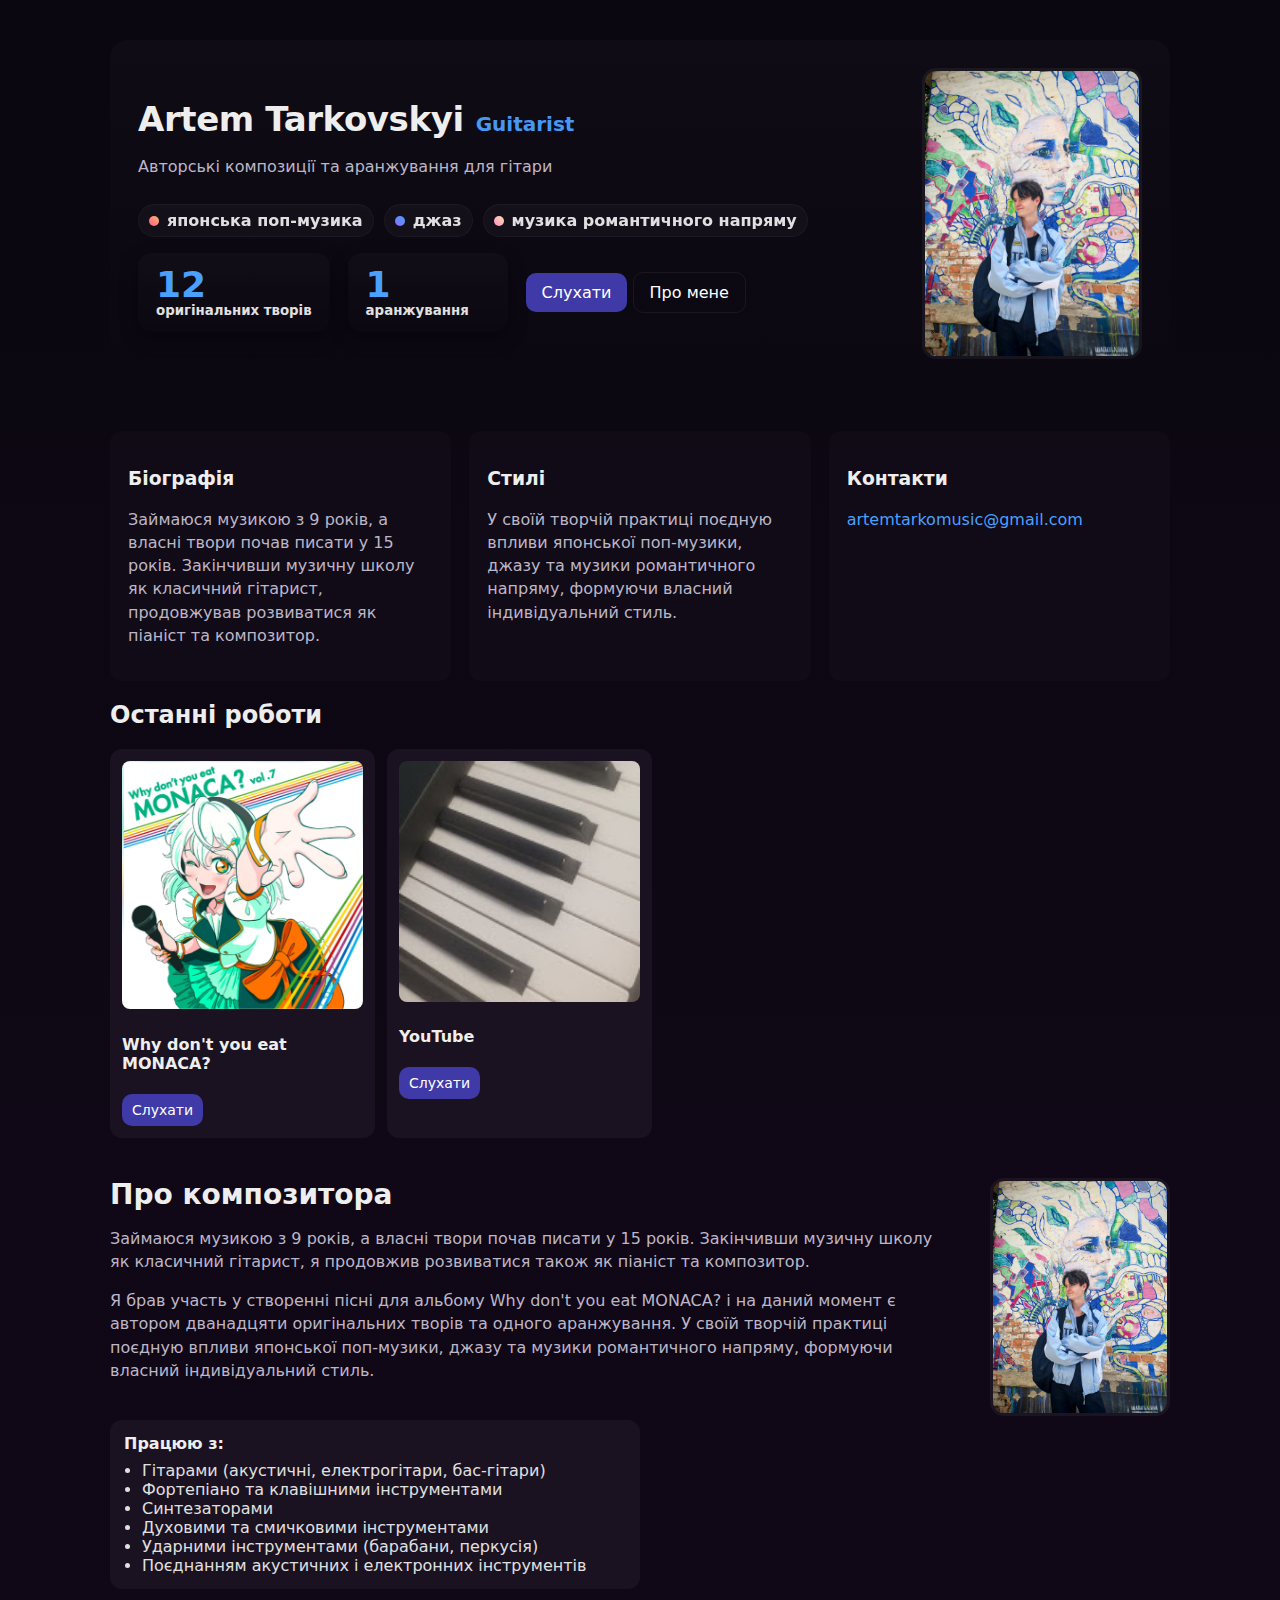
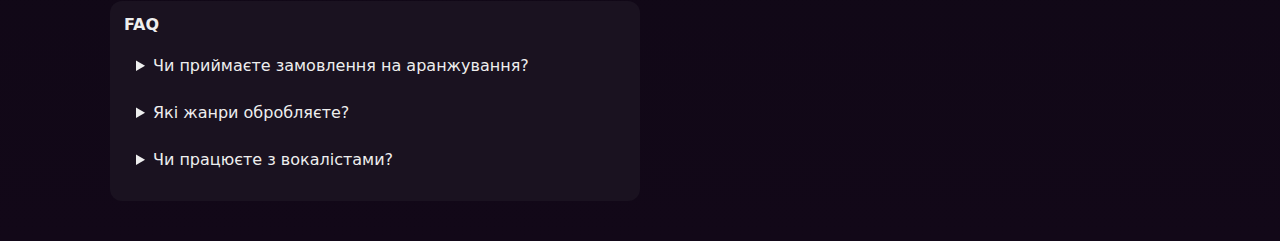
<file: index.html>
<!doctype html>
<html lang="uk">
<head>
  <meta charset="utf-8" />
  <meta name="viewport" content="width=device-width,initial-scale=1" />
  <title>Portfolio — Composer</title>
  <link rel="stylesheet" href="assets/styles.css">
</head>
<style>
  /* Стилі для посилань в параграфах, включаючи адресу artemtarkomusic@gmail.com */
p a {
    color: var(--stat-blue);        /* Колір, як у параграфа (не синій) */
    text-decoration: none;      /* ПРИБРАНО: Підкреслення відсутнє */
    transition: color 0.2s;
}

p a:hover {
    color: var(--text);         /* Колір стає світлішим при наведенні курсора */
    text-decoration: none;      /* ПРИБРАНО: Підкреслення відсутнє навіть при наведенні */
}
</style>
<body>
  <div id="header-placeholder"></div>
  
  <main class="container">
  <section class="hero reveal" id="hero">
  
    <div class="hero-left">
      <h1 id="hero-title">
        <span class="main">Artem Tarkovskyi</span>
        <span class="rotating" id="rotating-sub">Guitarist</span>
      </h1>
  
      <p id="hero-sub">Авторські композиції та аранжування для гітари</p>
      
      <article>
        <div class="genre" style="margin-top:10px;">
          <span class="pill jpop"><span class="dot"></span><span data-i18n="genre-jpop">японська поп-музика</span></span>
          <span class="pill jazz"><span class="dot"></span><span data-i18n="genre-jazz">джаз</span></span>
          <span class="pill romantic"><span class="dot"></span><span data-i18n="genre-romantic">музика романтичного напряму</span></span>
        </div>
      </article>
  
      <div class="stats" style="margin-top:16px;">
        <div class="stat">
          <div>
            <div class="n" id="works-count">12</div>
            <small data-i18n="works-count-text">оригінальних творів</small>
          </div>
        </div>
        <div class="stat">
          <div>
            <div class="n" id="arr-count">1</div>
            <small data-i18n="arr-count-text">аранжування</small>
          </div>
        </div>
  
        <div class="cta">
          <a class="btn" href="music.html" id="cta-listen">Слухати</a>
          <a class="btn ghost" href="#about" id="cta-about">Про мене</a>
        </div>
      </div>
    </div>
  
    <div class="hero-right">
      <img src="assets/images/avatar.jpg" alt="composer photo" class="avatar">
    </div>
  
  </section>
  </main>


  <main class="container">

    <section class="features">
      <article>
        <h3 id="f1-title">Біографія</h3>
        <p id="f1-text">Займаюся музикою з 9 років, а власні твори почав писати у 15 років. 
          Закінчивши музичну школу як класичний гітарист, продовжував розвиватися як 
          піаніст та композитор.</p>
      </article>
      <article>
        <h3 id="f2-title">Стилі</h3>
        <p data-i18n="f2-text-p">У своїй творчій практиці поєдную впливи японської поп-музики, джазу та музики романтичного напряму, формуючи власний індивідуальний стиль.</p>
        </div>
      </article>
      <article>
        <h3 id="f3-title">Контакти</h3>
        <p id="f3-text">
          <a href="https://mail.google.com/mail/?view=cm&fs=1&to=artemtarkomusic@gmail.com" target="_blank">
              artemtarkomusic@gmail.com
          </a>
        </p>
      </article>
    </section>

    <section class="preview">
      <h2 id="works-title">Останні роботи</h2>
      <div class="cards">
        <div class="card">
          <img src="assets/images/MONACA.png" alt="">
          <h4>Why don't you eat MONACA?</h4>
          <a href="https://www.youtube.com/@ArtemTarkovskyi/featured" class="btn small" id="cta-listen">Слухати</a>
        </div>
        <div class="card">
          <img src="assets/images/channels4_profile.jpg" alt="">
          <h4>YouTube</h4>
          <a href="https://www.youtube.com/@ArtemTarkovskyi/featured" class="btn small" id="cta-listen">Слухати</a>
        </div>
      </div>
    </section>
  </main>

  <main class="container">
    <section class="about" id="about">
      <div class="about-left">
        <h1 id="about-title">Про композитора</h1>
        <p id="about-text" data-i18n="about-text-1">
          Займаюся музикою з 9 років, 
          а власні твори почав писати у 15 років. Закінчивши музичну школу 
          як класичний гітарист, я продовжив розвиватися також як піаніст та композитор.
        </p>
        <p id="about-text" data-i18n="about-text-2">
          Я брав участь у створенні пісні для альбому Why don't you eat MONACA? і на 
          даний момент є автором дванадцяти оригінальних творів та одного аранжування. 
          У своїй творчій практиці поєдную впливи японської поп-музики, джазу та музики 
          романтичного напряму, формуючи власний індивідуальний стиль.</p>
      </div>
  
      <div class="about-right">
        <img src="assets/images/avatar.jpg" alt="avatar" class="avatar-large">
      </div>
    </section>

    <aside>
      <div class="card-panel">
        <h4 style="margin:0 0 8px 0;" data-i18n="aside-works-with-title">Працюю з:</h4>
        <ul style="margin:0;color:var(--muted-2);padding-left:18px;">
          <li data-i18n="aside-li-1">Гітарами (акустичні, електрогітари, бас-гітари)</li>
          <li data-i18n="aside-li-2">Фортепіано та клавішними інструментами</li>
          <li data-i18n="aside-li-3">Синтезаторами</li>
          <li data-i18n="aside-li-4">Духовими та смичковими інструментами</li>
          <li data-i18n="aside-li-5">Ударними інструментами (барабани, перкусія)</li>
          <li data-i18n="aside-li-6">Поєднанням акустичних і електронних інструментів</li>
        </ul>
      </div>

      <div class="card-panel" style="margin-top:12px;">
        <h4 style="margin:0 0 8px 0;">FAQ</h4>
        <div class="faq">
          <details><summary data-i18n="aside-faq-q1">Чи приймаєте замовлення на аранжування?</summary><div style="padding-top:8px;color:var(--muted-2)">Так — пишіть проєкт і терміни, узгодимо вартість.</div></details>
          <details><summary data-i18n="aside-faq-q2">Які жанри обробляєте?</summary><div style="padding-top:8px;color:var(--muted-2)">Переважно інструментальні, джазові і поп-аранжування у романтичній естетиці.</div></details>
          <details><summary data-i18n="aside-faq-q3">Чи працюєте з вокалістами?</summary><div style="padding-top:8px;color:var(--muted-2)">Так, відкритий до співпраці.</div></details>
        </div>
      </div>

    </aside>
  </main>



  <div id="footer-placeholder"></div>
  
  <script>
    /* ------------- JS: смена подзаголовка, reveal и мини-параллакс ------------- */

    // rotating subtitles
    (function(){
      const words = ["Guitarist","Arranger","Pianist","Composer"];
      // Додаємо масив кольорів для кожного слова
      const colors = ["#4aa0ff", "#ff8fc1", "#ffb86b", "#8b6cff"]; 
      
      let i = 0;
      const el = document.getElementById('rotating-sub');
      if(!el) return;
      
      // Встановлюємо початковий колір
      el.style.color = colors[0]; 

      setInterval(() => {
        i = (i+1) % words.length;
        el.style.opacity = 0;
        
        setTimeout(()=> {
          el.textContent = words[i];
          
          // >>> ДОДАНО: Зміна кольору перед появою тексту
          el.style.color = colors[i]; 
          
          el.style.opacity = 1;
        }, 250);
      }, 3000);
    })();

    // reveal on load + simple intersection observer
    document.addEventListener('DOMContentLoaded', () => {
      const reveals = document.querySelectorAll('.reveal');
      const io = new IntersectionObserver((entries) => {
        entries.forEach(e => {
          if(e.isIntersecting) {
            e.target.classList.add('show');
            io.unobserve(e.target);
          }
        });
      }, {threshold: 0.12});
      reveals.forEach(r => io.observe(r));
    });
</script>

  <script src="assets/script.js"></script>
</body>
</html>
</file>
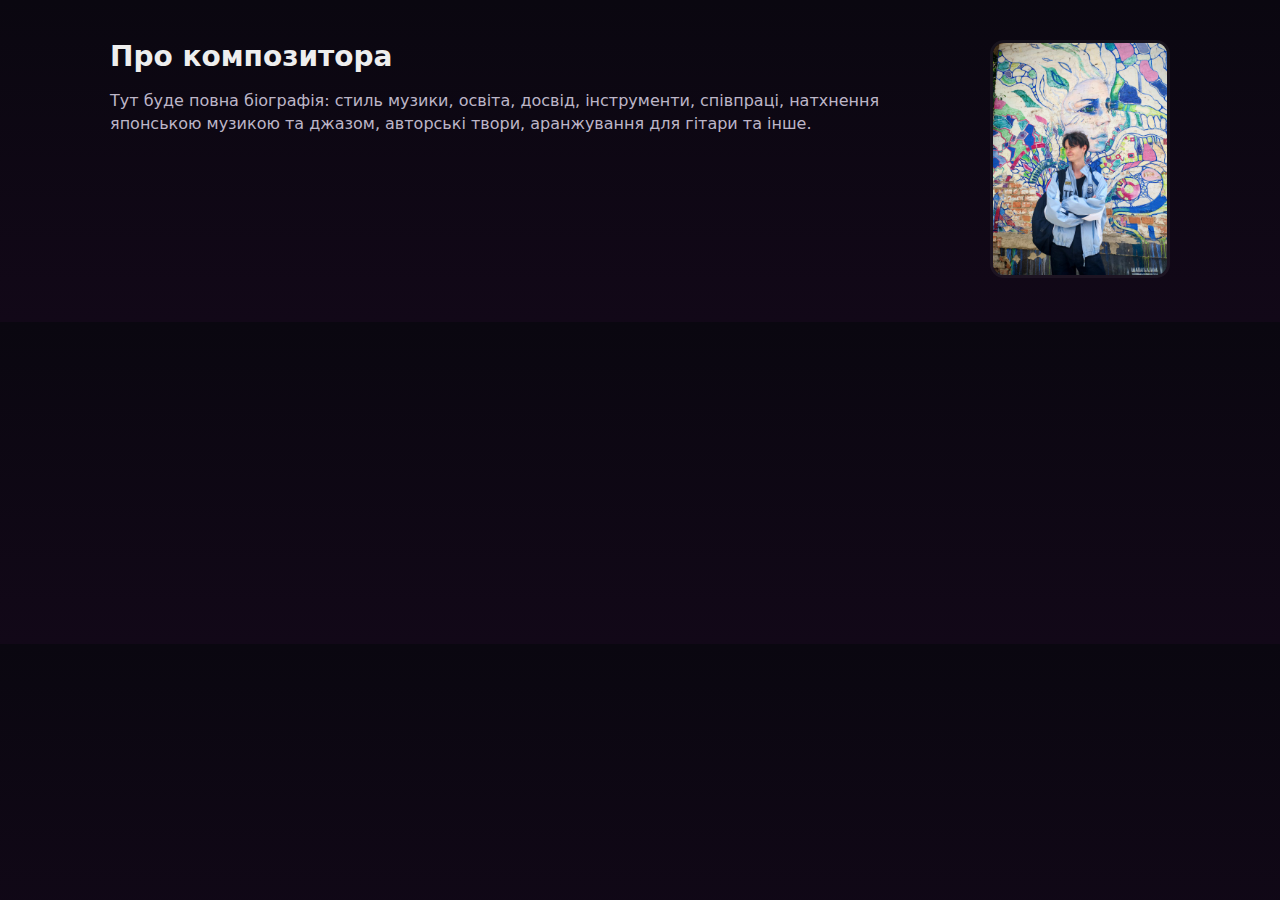
<file: about.html>
<!doctype html>
<html lang="uk">
<head>
  <meta charset="utf-8" />
  <meta name="viewport" content="width=device-width,initial-scale=1" />
  <title>About — Composer</title>
  <link rel="stylesheet" href="assets/styles.css">
</head>
<body>
  <div id="header-placeholder"></div>

  <main class="container">
    <section class="about">
      <div class="about-left">
        <h1 id="about-title">Про композитора</h1>
        <p id="about-text">
          Тут буде повна біографія: стиль музики, освіта, досвід, інструменти,
          співпраці, натхнення японською музикою та джазом, авторські твори,
          аранжування для гітари та інше.
        </p>
      </div>
  
      <div class="about-right">
        <img src="assets/images/avatar.jpg" alt="avatar" class="avatar-large">
      </div>
    </section>
  </main>
  
  <div id="footer-placeholder"></div>
  <script src="assets/script.js"></script>
</body>
</html>
</file>
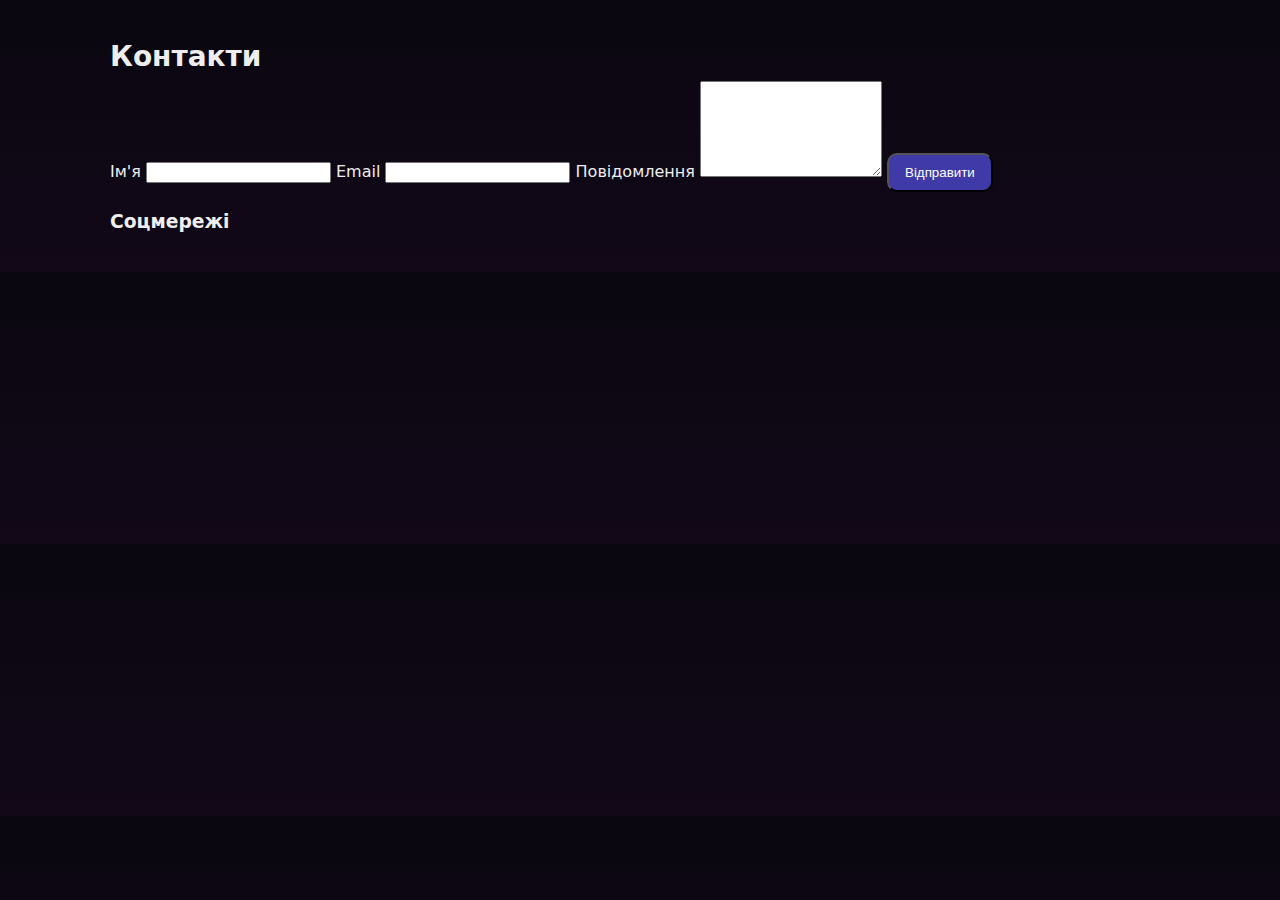
<file: contact.html>
<!doctype html>
<html lang="uk">
<head>
  <meta charset="utf-8" />
  <meta name="viewport" content="width=device-width,initial-scale=1" />
  <title>Contact — Composer</title>
  <link rel="stylesheet" href="assets/styles.css">
</head>
<body>
  <div id="header-placeholder"></div>

  <main class="container">
    <h1 id="contact-title">Контакти</h1>
  
    <div class="contact-form-container">
  
      <form class="contact-form" id="contact-form">
        <label id="label-name" for="name">Ім'я</label>
        <input id="name" name="name" required>
  
        <label id="label-email" for="email">Email</label>
        <input id="email" name="email" type="email" required>
  
        <label id="label-message" for="message">Повідомлення</label>
        <textarea id="message" name="message" rows="6" required></textarea>
  
        <button class="btn" id="send-btn" type="submit">Відправити</button>
      </form>
  
    </div>
  

    <section class="socials">
      <h3 id="socials-title">Соцмережі</h3>
      <ul class="social-list" id="social-list">
        <!-- посилання завантажуються з partial footer або script -->
      </ul>
    </section>
  </main>

  <div id="footer-placeholder"></div>
  <script src="assets/script.js"></script>
</body>
</html>
</file>
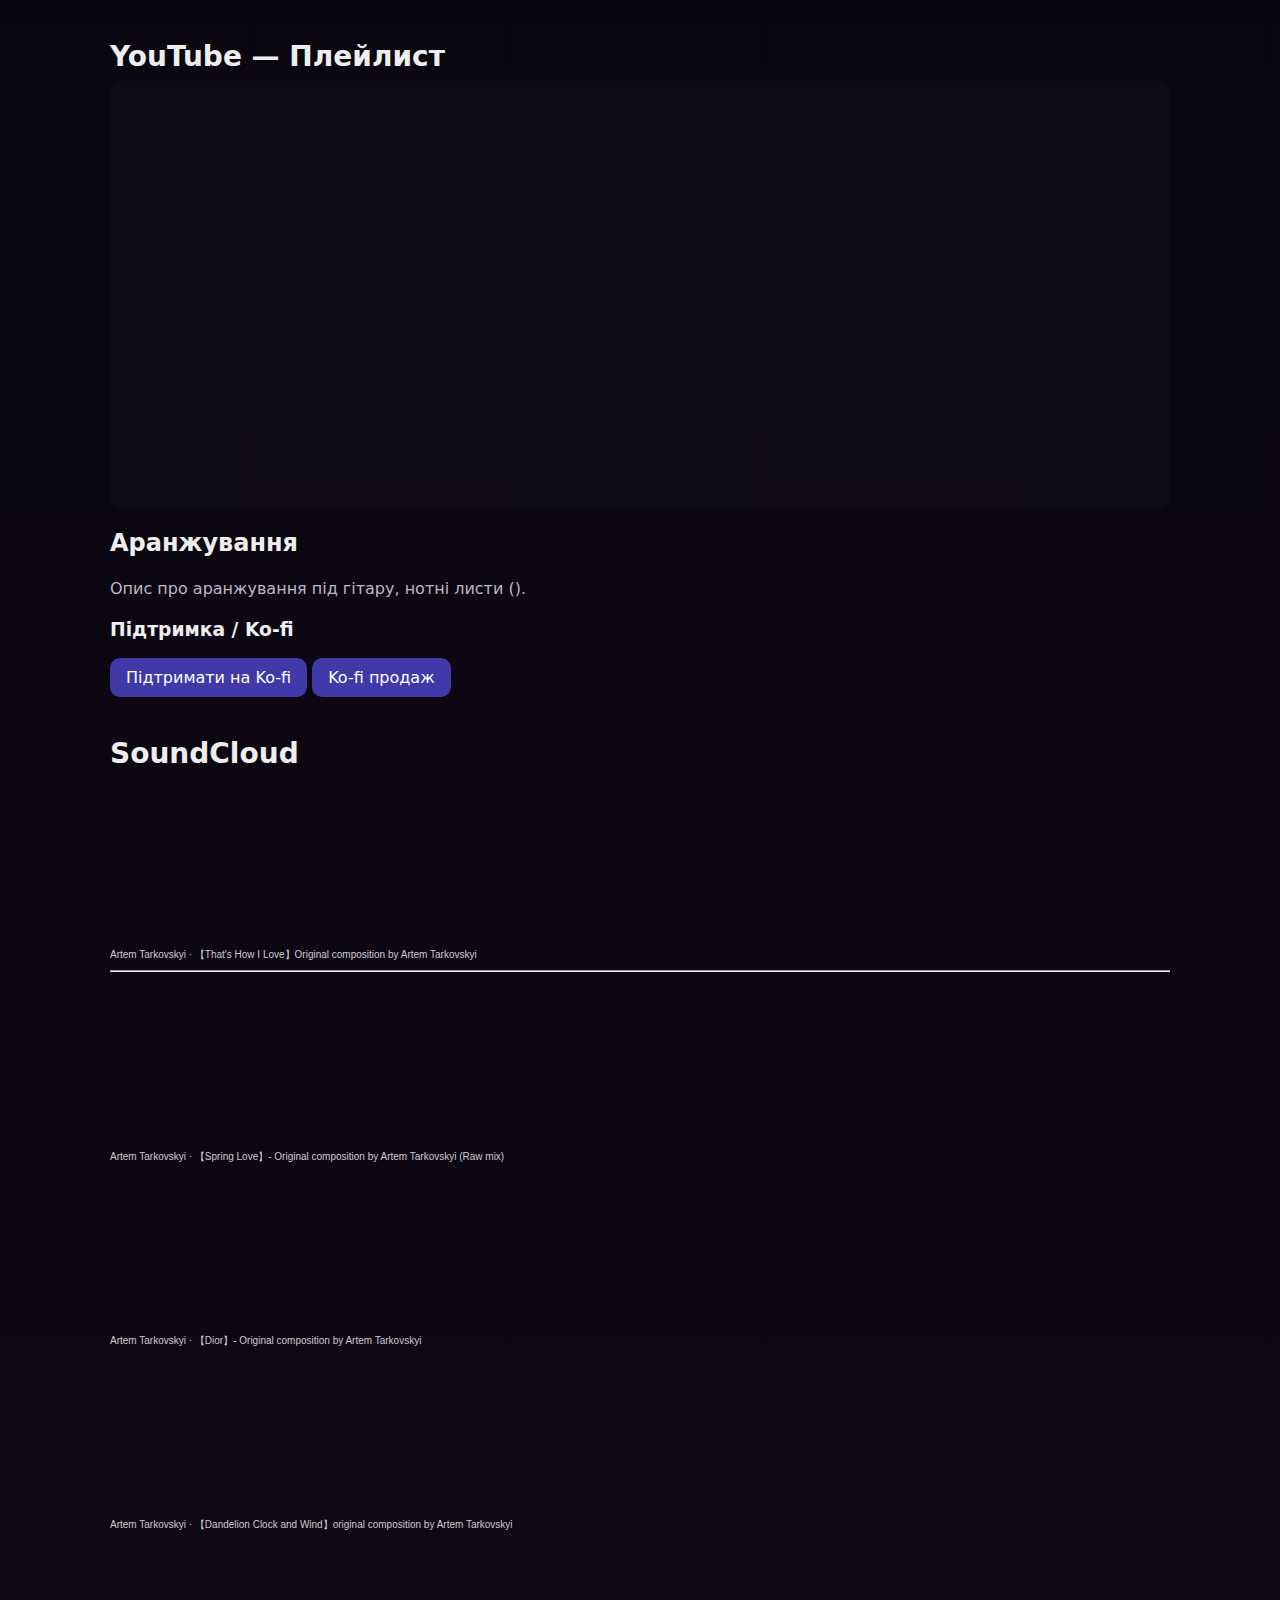
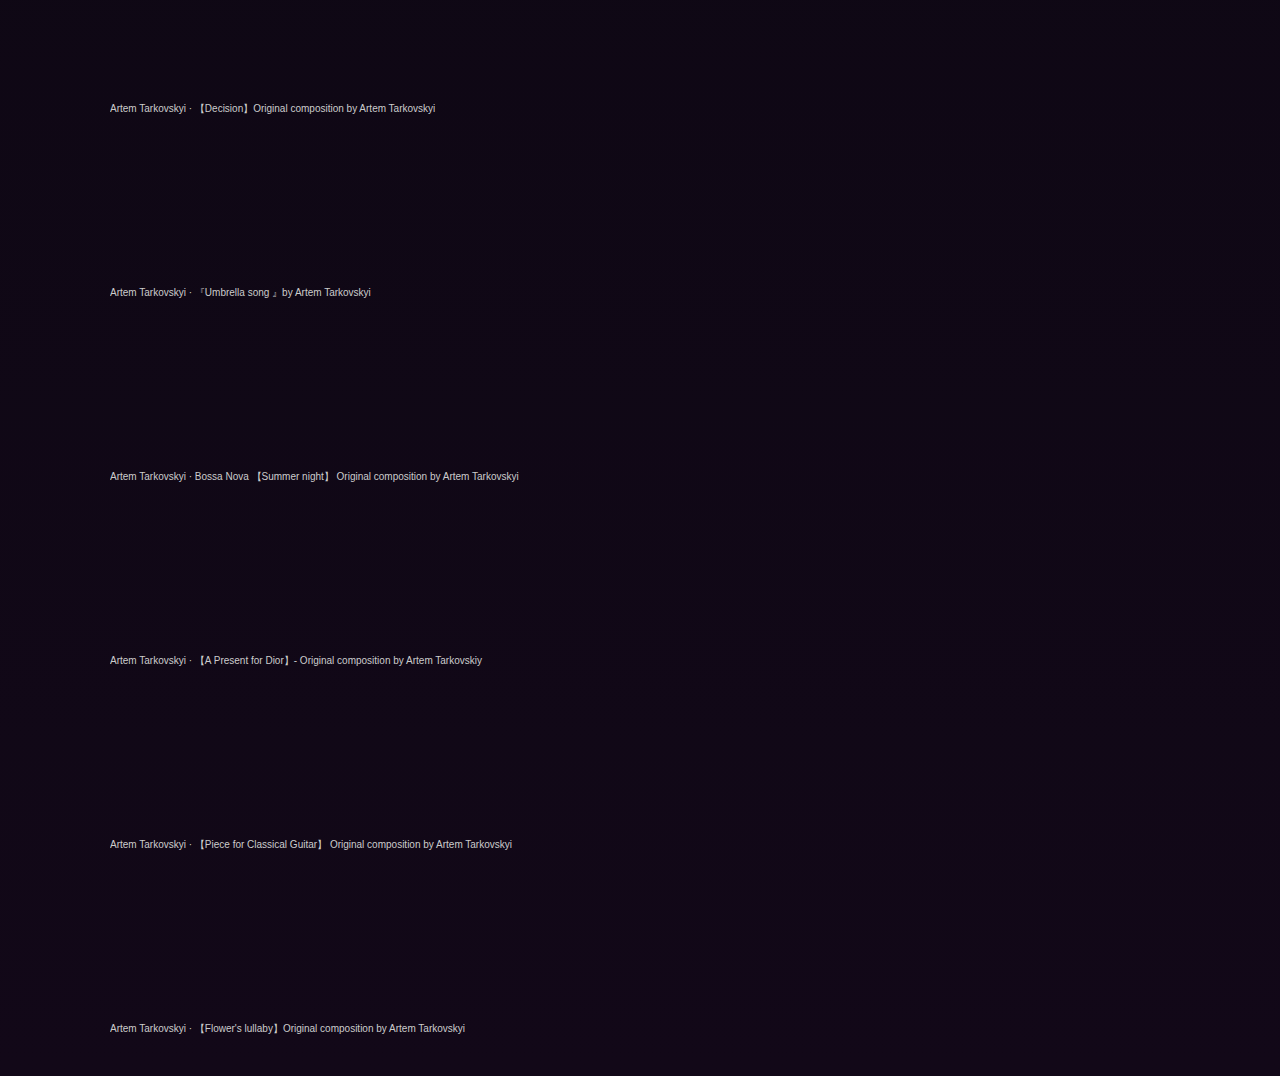
<file: music.html>
<!doctype html>
<html lang="uk">
<head>
  <meta charset="utf-8" />
  <meta name="viewport" content="width=device-width,initial-scale=1" />
  <title>Music — Composer</title>
  <link rel="stylesheet" href="assets/styles.css">
  <style>
      :root {
  --bg:#100814;
  --panel:#1a1220;
  --text:#eee;
  --muted:#bdb6c8;
  --accent:#3f3aa8;
  --accent-2:#5e4bd8;
  --radius:12px;
  --container-max:1100px;
  --gap:18px;
  --stat-blue: #4aa0ff;
  --muted-2:#e0e0e0; 
  --card-glow: 0 4px 12px rgba(0,0,0,0.25); 
  --glass: rgba(255, 255, 255, 0.03);
}

* { box-sizing: border-box; }

body {
  margin: 0;
  font-family: Inter, system-ui, -apple-system, "Segoe UI", Roboto, Arial;
  background: linear-gradient(180deg,#0a0710 0%, #120818 100%);
  color: var(--text);
  -webkit-font-smoothing: antialiased;
}

.container {
  max-width: var(--container-max);
  margin: 40px auto;
  padding: 0 20px;
}
/* ----------  HEADER  ---------- */

.site-header {
  background: transparent;
  padding: 16px 20px;
  position: sticky;
  top: 0;
  z-index: 40;
}

.site-header .wrap {
  max-width: var(--container-max);
  margin: 0 auto;
  display: flex;
  align-items: center;
  justify-content: space-between;
}

.logo {
  font-weight: 700;
  color: var(--text);
  text-decoration: none;
}

.logo .accent { color: var(--accent); }

.main-nav a {
  color: var(--muted);
  margin: 0 12px;
  text-decoration: none;
}

.header-actions {
  display: flex;
  gap: 10px;
  align-items: center;
}

.menu-toggle {
  display: none;
  background: transparent;
  border: 0;
  color: var(--muted);
  font-size: 20px;
}


/* ----------  LANGUAGE SWITCH  ---------- */
#lang-switch {
  padding: 6px 10px;
  background: rgba(255,255,255,0.06);
  border: 1px solid rgba(255,255,255,0.15);
  color: var(--text); 
  border-radius: 8px;
  cursor: pointer;
  outline: none;
  transition: 0.2s;
  -webkit-appearance: none; 
  -moz-appearance: none;
  appearance: none;
  background-image: url("data:image/svg+xml;charset=UTF-8,%3csvg xmlns='http://www.w3.org/2000/svg' viewBox='0 0 24 24' fill='%23FFFFFF' width='16px' height='16px'%3e%3cpath d='M7 10l5 5 5-5z'/%3e%3c/svg%3e");
  background-repeat: no-repeat;
  background-position: right 8px center; 
  padding-right: 28px; 
}

#lang-switch:hover {
  background: rgba(255,255,255,0.12);
}

#lang-switch option {
  background: #1e1e1e;
  color: var(--text);
  padding: 8px;
  font-size: 16px; 
}

#lang-switch option:checked,
#lang-switch option:hover {
  background: #007bff; 
  color: #ffffff; 
}
  </style>
</head>
<body>
  <div id="header-placeholder"></div>

  <main class="container">
    <h1 id="music-page-title">YouTube — Плейлист</h1>

    <div class="embed">
    <iframe width="560" height="400"
      src="https://www.youtube.com/embed?listType=playlist&list=PLhPBLTwjj3KfSPhj_g16RRFV7CRxlDwCS"
      frameborder="0"
      allow="accelerometer; autoplay; clipboard-write; encrypted-media; gyroscope; picture-in-picture"
      allowfullscreen></iframe>
    </div>


    
    <section>
      <h2 id="arrangements-title">Аранжування</h2>
      <p>Опис про аранжування під гітару, нотні листи ().</p>
      <a href="https://ko-fi.com/artemtarkovskyi/shop"></a>
      <h3>Підтримка / Ko-fi</h3>
      <a class="btn" href="https://ko-fi.com/artemtarkovskyi" target="_blank" rel="noopener" data-i18n="btn-support-kofi">Підтримати на Ko-fi</a>
      <a class="btn" href="https://ko-fi.com/artemtarkovskyi/shop" target="_blank" rel="noopener">Ko-fi продаж</a>
    </div>
  </section>
    </section>
  </main>

  <main class="container">
    <h1 id="music-page-title">SoundCloud</h1>

    <div class="soundcloud-track">
      <iframe
        width="100%"
        height="166"
        scrolling="no"
        frameborder="no"
        allow="autoplay"
        src="https://w.soundcloud.com/player/?url=https%3A//api.soundcloud.com/tracks/soundcloud%253Atracks%253A2154724140&color=%23ff5500&auto_play=false&hide_related=false&show_comments=true&show_user=true&show_reposts=false&show_teaser=true"
      ></iframe>
      <div
        style="font-size: 10px; color: #cccccc; line-break: anywhere; word-break: normal; overflow: hidden; white-space: nowrap; text-overflow: ellipsis; font-family: Interstate, Lucida Grande, Lucida Sans Unicode, Lucida Sans, Garuda, Verdana, Tahoma, sans-serif; font-weight: 100;"
      >
        <a
          href="https://soundcloud.com/artem-tarkovskij-19"
          title="Artem Tarkovskyi"
          target="_blank"
          style="color: #cccccc; text-decoration: none;"
          >Artem Tarkovskyi</a
        >
        ·
        <a
          href="https://soundcloud.com/artem-tarkovskij-19/thats-how-i-loveoriginal-composition-by-artem-tarkovskyi"
          title="【That's How I Love】Original composition by Artem Tarkovskyi"
          target="_blank"
          style="color: #cccccc; text-decoration: none;"
          >【That's How I Love】Original composition by Artem Tarkovskyi</a
        >
      </div>
    </div>

    <hr />

    <div class="soundcloud-track">
      </div>

        <iframe width="100%" height="166" scrolling="no" frameborder="no" allow="autoplay" src="https://w.soundcloud.com/player/?url=https%3A//api.soundcloud.com/tracks/soundcloud%253Atracks%253A2154718974&color=%23ff5500&auto_play=false&hide_related=false&show_comments=true&show_user=true&show_reposts=false&show_teaser=true"></iframe>
        <div style="font-size: 10px; color: #cccccc;line-break: anywhere;word-break: normal;
          overflow: hidden;white-space: nowrap;text-overflow: ellipsis; 
          font-family: Interstate,Lucida Grande,Lucida Sans Unicode,Lucida Sans,Garuda,Verdana,Tahoma,sans-serif;
          font-weight: 100;"><a href="https://soundcloud.com/artem-tarkovskij-19" title="Artem Tarkovskyi" target="_blank" style="color: #cccccc; text-decoration: none;">Artem Tarkovskyi</a> · 
          <a href="https://soundcloud.com/artem-tarkovskij-19/spring-love-original-composition-by-artem-tarkovskyi" title="【Spring Love】- Original composition by Artem Tarkovskyi (Raw mix)" 
            target="_blank" style="color: #cccccc; text-decoration: none;">【Spring Love】- Original composition by Artem Tarkovskyi (Raw mix)</a></div>

        <iframe width="100%" height="166" scrolling="no" frameborder="no" allow="autoplay" src="https://w.soundcloud.com/player/?url=https%3A//api.soundcloud.com/tracks/soundcloud%253Atracks%253A2154716613&color=%23ff5500&auto_play=false&hide_related=false&show_comments=true&show_user=true&show_reposts=false&show_teaser=true"></iframe>
        <div style="font-size: 10px; color: #cccccc;line-break: anywhere;word-break: normal;overflow: hidden;
          white-space: nowrap;text-overflow: ellipsis; font-family: Interstate,Lucida Grande,Lucida Sans Unicode,Lucida Sans,Garuda,Verdana,Tahoma,sans-serif;font-weight: 100;">
          <a href="https://soundcloud.com/artem-tarkovskij-19" title="Artem Tarkovskyi" target="_blank" style="color: #cccccc; text-decoration: none;">Artem Tarkovskyi</a> · 
          <a href="https://soundcloud.com/artem-tarkovskij-19/dior-original-composition-by-artem-tarkovskyi" title="【Dior】- Original composition by Artem Tarkovskyi" target="_blank" style="color: #cccccc; 
                                                                                                                                                                                                                                                                                                                                                                                                                                                                                                                                                                                                                                                                                                                                                                                                  text-decoration: none;">【Dior】- Original composition by Artem Tarkovskyi</a></div>

        <iframe width="100%" height="166" scrolling="no" frameborder="no" allow="autoplay" src="https://w.soundcloud.com/player/?url=https%3A//api.soundcloud.com/tracks/soundcloud%253Atracks%253A2154689868&color=%23ff5500&auto_play=false&hide_related=false&show_comments=true&show_user=true&show_reposts=false&show_teaser=true"></iframe><div style="font-size: 10px; color: #cccccc;line-break: anywhere;word-break: normal;overflow: hidden;white-space: nowrap;text-overflow: ellipsis; font-family: Interstate,Lucida Grande,Lucida Sans Unicode,Lucida Sans,Garuda,Verdana,Tahoma,sans-serif;font-weight: 100;"><a href="https://soundcloud.com/artem-tarkovskij-19" title="Artem Tarkovskyi" target="_blank" style="color: #cccccc; text-decoration: none;">Artem Tarkovskyi</a> · <a href="https://soundcloud.com/artem-tarkovskij-19/dandelion-clock-and-windoriginal-composition-by-artem-tarkovskyi" title="【Dandelion Clock and Wind】original composition by Artem Tarkovskyi" target="_blank" style="color: #cccccc; text-decoration: none;">【Dandelion Clock and Wind】original composition by Artem Tarkovskyi</a></div>

        <iframe width="100%" height="166" scrolling="no" frameborder="no" allow="autoplay" src="https://w.soundcloud.com/player/?url=https%3A//api.soundcloud.com/tracks/soundcloud%253Atracks%253A2154687237&color=%23ff5500&auto_play=false&hide_related=false&show_comments=true&show_user=true&show_reposts=false&show_teaser=true"></iframe><div style="font-size: 10px; color: #cccccc;line-break: anywhere;word-break: normal;overflow: hidden;white-space: nowrap;text-overflow: ellipsis; font-family: Interstate,Lucida Grande,Lucida Sans Unicode,Lucida Sans,Garuda,Verdana,Tahoma,sans-serif;font-weight: 100;"><a href="https://soundcloud.com/artem-tarkovskij-19" title="Artem Tarkovskyi" target="_blank" style="color: #cccccc; text-decoration: none;">Artem Tarkovskyi</a> · <a href="https://soundcloud.com/artem-tarkovskij-19/decisionoriginal-composition-by-artem-tarkovskyi" title="【Decision】Original composition by Artem Tarkovskyi" target="_blank" style="color: #cccccc; text-decoration: none;">【Decision】Original composition by Artem Tarkovskyi</a></div>

    <iframe width="100%" height="166" scrolling="no" frameborder="no" allow="autoplay" src="https://w.soundcloud.com/player/?url=https%3A//api.soundcloud.com/tracks/soundcloud%253Atracks%253A2118306840&color=%23ff5500&auto_play=false&hide_related=false&show_comments=true&show_user=true&show_reposts=false&show_teaser=true"></iframe><div style="font-size: 10px; color: #cccccc;line-break: anywhere;word-break: normal;overflow: hidden;white-space: nowrap;text-overflow: ellipsis; font-family: Interstate,Lucida Grande,Lucida Sans Unicode,Lucida Sans,Garuda,Verdana,Tahoma,sans-serif;font-weight: 100;"><a href="https://soundcloud.com/artem-tarkovskij-19" title="Artem Tarkovskyi" target="_blank" style="color: #cccccc; text-decoration: none;">Artem Tarkovskyi</a> · <a href="https://soundcloud.com/artem-tarkovskij-19/umbrella-song-by-artem" title="『Umbrella song 』by Artem Tarkovskyi" target="_blank" style="color: #cccccc; text-decoration: none;">『Umbrella song 』by Artem Tarkovskyi</a></div>
        
        <iframe width="100%" height="166" scrolling="no" frameborder="no" allow="autoplay" src="https://w.soundcloud.com/player/?url=https%3A//api.soundcloud.com/tracks/soundcloud%253Atracks%253A2118304545&color=%23ff5500&auto_play=false&hide_related=false&show_comments=true&show_user=true&show_reposts=false&show_teaser=true"></iframe><div style="font-size: 10px; color: #cccccc;line-break: anywhere;word-break: normal;overflow: hidden;white-space: nowrap;text-overflow: ellipsis; font-family: Interstate,Lucida Grande,Lucida Sans Unicode,Lucida Sans,Garuda,Verdana,Tahoma,sans-serif;font-weight: 100;"><a href="https://soundcloud.com/artem-tarkovskij-19" title="Artem Tarkovskyi" target="_blank" style="color: #cccccc; text-decoration: none;">Artem Tarkovskyi</a> · <a href="https://soundcloud.com/artem-tarkovskij-19/bossa-nova-summer-night" title="Bossa Nova 【Summer night】 Original composition by Artem Tarkovskyi" target="_blank" style="color: #cccccc; text-decoration: none;">Bossa Nova 【Summer night】 Original composition by Artem Tarkovskyi</a></div>

        <iframe width="100%" height="166" scrolling="no" frameborder="no" allow="autoplay" src="https://w.soundcloud.com/player/?url=https%3A//api.soundcloud.com/tracks/soundcloud%253Atracks%253A2118301917&color=%23ff5500&auto_play=false&hide_related=false&show_comments=true&show_user=true&show_reposts=false&show_teaser=true"></iframe><div style="font-size: 10px; color: #cccccc;line-break: anywhere;word-break: normal;overflow: hidden;white-space: nowrap;text-overflow: ellipsis; font-family: Interstate,Lucida Grande,Lucida Sans Unicode,Lucida Sans,Garuda,Verdana,Tahoma,sans-serif;font-weight: 100;"><a href="https://soundcloud.com/artem-tarkovskij-19" title="Artem Tarkovskyi" target="_blank" style="color: #cccccc; text-decoration: none;">Artem Tarkovskyi</a> · <a href="https://soundcloud.com/artem-tarkovskij-19/a-present-for-dior-original" title="【A Present for Dior】- Original composition by Artem Tarkovskiy" target="_blank" style="color: #cccccc; text-decoration: none;">【A Present for Dior】- Original composition by Artem Tarkovskiy</a></div>

    <iframe width="100%" height="166" scrolling="no" frameborder="no" allow="autoplay" src="https://w.soundcloud.com/player/?url=https%3A//api.soundcloud.com/tracks/soundcloud%253Atracks%253A2118294138&color=%23ff5500&auto_play=false&hide_related=false&show_comments=true&show_user=true&show_reposts=false&show_teaser=true"></iframe><div style="font-size: 10px; color: #cccccc;line-break: anywhere;word-break: normal;overflow: hidden;white-space: nowrap;text-overflow: ellipsis; font-family: Interstate,Lucida Grande,Lucida Sans Unicode,Lucida Sans,Garuda,Verdana,Tahoma,sans-serif;font-weight: 100;"><a href="https://soundcloud.com/artem-tarkovskij-19" title="Artem Tarkovskyi" target="_blank" style="color: #cccccc; text-decoration: none;">Artem Tarkovskyi</a> · <a href="https://soundcloud.com/artem-tarkovskij-19/piece-for-classical-guitar" title="【Piece for Classical Guitar】 Original composition by Artem Tarkovskyi" target="_blank" style="color: #cccccc; text-decoration: none;">【Piece for Classical Guitar】 Original composition by Artem Tarkovskyi</a></div>

        <iframe width="100%" height="166" scrolling="no" frameborder="no" allow="autoplay" src="https://w.soundcloud.com/player/?url=https%3A//api.soundcloud.com/tracks/soundcloud%253Atracks%253A2118291855&color=%23ff5500&auto_play=false&hide_related=false&show_comments=true&show_user=true&show_reposts=false&show_teaser=true"></iframe><div style="font-size: 10px; color: #cccccc;line-break: anywhere;word-break: normal;overflow: hidden;white-space: nowrap;text-overflow: ellipsis; font-family: Interstate,Lucida Grande,Lucida Sans Unicode,Lucida Sans,Garuda,Verdana,Tahoma,sans-serif;font-weight: 100;"><a href="https://soundcloud.com/artem-tarkovskij-19" title="Artem Tarkovskyi" target="_blank" style="color: #cccccc; text-decoration: none;">Artem Tarkovskyi</a> · <a href="https://soundcloud.com/artem-tarkovskij-19/flowers-lullaby-original" title="【Flower&#x27;s lullaby】Original composition by Artem Tarkovskyi" target="_blank" style="color: #cccccc; text-decoration: none;">【Flower&#x27;s lullaby】Original composition by Artem Tarkovskyi</a></div>

  </main>
  <div id="footer-placeholder"></div>
  <script src="assets/script.js"></script>
</body>
</html>
</file>
<file: assets/styles.css>
/* ----------  ROOT  ---------- */
:root {
  --bg:#100814;
  --panel:#1a1220;
  --text:#eee;
  --muted:#bdb6c8;
  --accent:#3f3aa8;
  --accent-2:#5e4bd8;
  --radius:12px;
  --container-max:1100px;
  --gap:18px;
  --stat-blue: #4aa0ff;
  /* ВИПРАВЛЕНО: Додано відсутню змінну */
  --muted-2:#e0e0e0; 
}

* { box-sizing: border-box; }

body {
  margin: 0;
  font-family: Inter, system-ui, -apple-system, "Segoe UI", Roboto, Arial;
  background: linear-gradient(180deg,#0a0710 0%, #120818 100%);
  color: var(--text);
  -webkit-font-smoothing: antialiased;
}

.container {
  max-width: var(--container-max);
  margin: 40px auto;
  padding: 0 20px;
}



/* ----------  HEADER  ---------- */

.site-header {
  background: transparent;
  padding: 16px 20px;
  position: sticky;
  top: 0;
  z-index: 40;
}

.site-header .wrap {
  max-width: var(--container-max);
  margin: 0 auto;
  display: flex;
  align-items: center;
  justify-content: space-between;
}

.logo {
  font-weight: 700;
  color: var(--text);
  text-decoration: none;
}

.logo .accent { color: var(--accent); }

.main-nav a {
  color: var(--muted);
  margin: 0 12px;
  text-decoration: none;
}

.header-actions {
  display: flex;
  gap: 10px;
  align-items: center;
}

.menu-toggle {
  display: none;
  background: transparent;
  border: 0;
  color: var(--muted);
  font-size: 20px;
}


/* ----------  LANGUAGE SWITCH  ---------- */
#lang-switch {
  padding: 6px 10px;
  background: rgba(255,255,255,0.06);
  border: 1px solid rgba(255,255,255,0.15);
  color: var(--text); 
  border-radius: 8px;
  cursor: pointer;
  outline: none;
  transition: 0.2s;
  -webkit-appearance: none; 
  -moz-appearance: none;
  appearance: none;
  background-image: url("data:image/svg+xml;charset=UTF-8,%3csvg xmlns='http://www.w3.org/2000/svg' viewBox='0 0 24 24' fill='%23FFFFFF' width='16px' height='16px'%3e%3cpath d='M7 10l5 5 5-5z'/%3e%3c/svg%3e");
  background-repeat: no-repeat;
  background-position: right 8px center; 
  padding-right: 28px; 
}

#lang-switch:hover {
  background: rgba(255,255,255,0.12);
}

#lang-switch option {
  background: #1e1e1e;
  color: var(--text);
  padding: 8px;
  font-size: 16px; 
}

#lang-switch option:checked,
#lang-switch option:hover {
  background: #007bff; 
  color: #ffffff; 
}



/* ----------  HERO  ---------- */


.hero {
  display: flex;
  gap: 30px;
  align-items: center;
  background: linear-gradient(180deg, rgba(255,255,255,0.02), transparent);
  padding: 28px;
  border-radius: 18px;
}

.hero-left { flex: 1; }

.hero-right { width: 220px; }

.avatar {
  width: 100%;
  border-radius: 14px;
  object-fit: cover;
  border: 3px solid rgba(255,255,255,0.05);
}



/* ----------  TYPO  ---------- */

h1 {
  font-size: 28px;
  margin: 0 0 8px;
  color: var(--text);
}

p {
  color: var(--muted);
  line-height: 1.45;
}



/* ----------  BUTTONS  ---------- */

.btn {
  background: var(--accent);
  color: white;
  padding: 10px 16px;
  border-radius: 10px;
  text-decoration: none;
  display: inline-block;
  transition: 0.2s;
}

.btn:hover {
  background: var(--accent-2);
}

.btn.ghost {
  background: transparent;
  border: 1px solid rgba(255,255,255,0.06);
}

.btn.small {
  padding: 8px 10px;
  font-size: 14px;
}



/* ----------  FEATURES  ---------- */

.features {
  display: grid;
  grid-template-columns: repeat(3,1fr);
  gap: 18px;
  margin-top: 22px;
}

.features article {
  background: rgba(255,255,255,0.02);
  padding: 18px;
  border-radius: 12px;
}



/* ----------  CARDS  ---------- */

.preview .cards {
  display: flex;
  gap: 12px;
  margin-top: 12px;
}

.card {
  background: var(--panel);
  padding: 12px;
  border-radius: 12px;
  width: 25%;
}

.card img {
  width: 100%;
  border-radius: 8px;
}



/* ----------  MEDIA EMBEDS  ---------- */

/* Стилі .media-row та .media-col видалено як невикористовувані */

.embed {
  background: rgba(255,255,255,0.02);
  padding: 12px;
  border-radius: 12px;
}

.embed iframe {
  width: 100%;
  border-radius: 8px;
  border: 0;
}


/* ----------  ABOUT PAGE FIXES  ---------- */

.about {
  display: flex;
  gap: 40px;
  align-items: flex-start;
}

.about-right img {
  width: 180px;
  border-radius: 14px;
  border: 3px solid rgba(255,255,255,0.05);
}


/* ----------  FOOTER  ---------- */

.site-footer {
  margin-top: 40px;
  padding: 24px 20px;
  background: linear-gradient(180deg, rgba(0,0,0,0.20), transparent);
}

.footer-grid {
  display: flex;
  gap: 20px;
  flex-wrap: wrap;
}

.footer-grid .col {
  flex: 1;
  min-width: 180px;
}

/* соцмережі */
.social-icons li {
  list-style: none;
  margin: 6px 0;
}

.social-icons a {
  display: flex;
  align-items: center;
  gap: 8px;
  color: var(--text);
  text-decoration: none;
  padding: 6px;
  border-radius: 8px;
  transition: 0.2s;
}

.social-icons a:hover {
  background: rgba(255,255,255,0.08);
}

.social-icons img {
  width: 20px;
  height: 20px;
}



/* ----------  RESPONSIVE  ---------- */

@media (max-width: 900px) {
  .features {
      grid-template-columns: 1fr;
  }
  .menu-toggle {
      display: inline-block;
  }
  .main-nav {
      display: none;
  }
  .about {
      flex-direction: column-reverse;
  }
}

/* Mobile nav when open */
.main-nav {
  display: flex;
  gap: 12px;
  align-items: center;
}

/* mobile: hide nav by default, show when .open */
@media (max-width:900px){
  .main-nav {
      display: none;
      position: absolute;
      top: 64px;
      right: 20px;
      background: rgba(0,0,0,0.55);
      padding: 12px;
      border-radius: 10px;
      flex-direction: column;
      min-width: 180px;
      box-shadow: 0 6px 20px rgba(0,0,0,0.6);
  }
  .main-nav.open {
      display: flex;
  }
  .main-nav a { padding: 8px 6px; }
  .menu-toggle { display: inline-block; }
}


/* Секция статистики (12 / 1) */
.stats {
  display:flex;
  gap:18px;
  margin-top:18px;
  align-items:center;
  flex-wrap:wrap;
}
.stat {
  background: linear-gradient(180deg, rgba(255,255,255,0.02), transparent);
  padding: 14px 18px;
  border-radius: 14px;
  display:flex;
  gap:14px;
  align-items:center;
  min-width:160px;
  box-shadow: 0 6px 18px rgba(0,0,0,0.45);
}
.stat .n {
  font-size: 36px;
  font-weight: 800;
  color: var(--stat-blue);
  line-height:1;
}
.stat small {
  display:block;
  color: var(--muted-2);
  font-weight:600;
}

/* Стилі — більш красиве форматування */
/* #f2-text видалено як невикористовуваний */

.genre {
  display:inline-flex;
  gap:10px;
  align-items:center;
  margin-top:8px;
  flex-wrap:wrap;
}
.genre .pill {
  background: rgba(255,255,255,0.03);
  border: 1px solid rgba(255,255,255,0.04);
  padding:6px 10px;
  border-radius: 999px;
  font-weight:600;
  color:var(--muted-2);
  backdrop-filter: blur(4px);
}
.genre .pill .dot {
  width:10px; height:10px; border-radius:50%; display:inline-block; margin-right:8px;
}
.pill.jpop .dot { background: linear-gradient(45deg,#ff5e8b,#ffb86b); }
.pill.jazz .dot { background: linear-gradient(45deg,#8b6cff,#4aa0ff); }
.pill.romantic .dot { background: linear-gradient(45deg,#ff8fc1,#ffdeb2); }


/* небольшой эффект на hero-title сменяемый */
#hero-title {
  display: flex;
  gap: 12px;
  align-items: baseline;
  flex-wrap: wrap;
}
#hero-title .main {
  font-size: 34px;
  font-weight: 700;
  letter-spacing: -0.4px;
}
#hero-title .rotating {
  font-size: 20px;
  color: var(--muted-2);
  font-weight: 600;
  opacity: 0.95;
  transition: opacity .4s;
}


.card-panel {
  background: var(--panel);
  padding: 14px;
  border-radius: 12px;
  box-shadow: var(--card-glow);
  width: 50%;
}
  /* FAQ */
  .faq {
    margin-top:12px;
  }
  .faq details {
    background: var(--glass);
    padding:10px 12px;
    border-radius:10px;
    margin-bottom:8px;
  }
</file>
